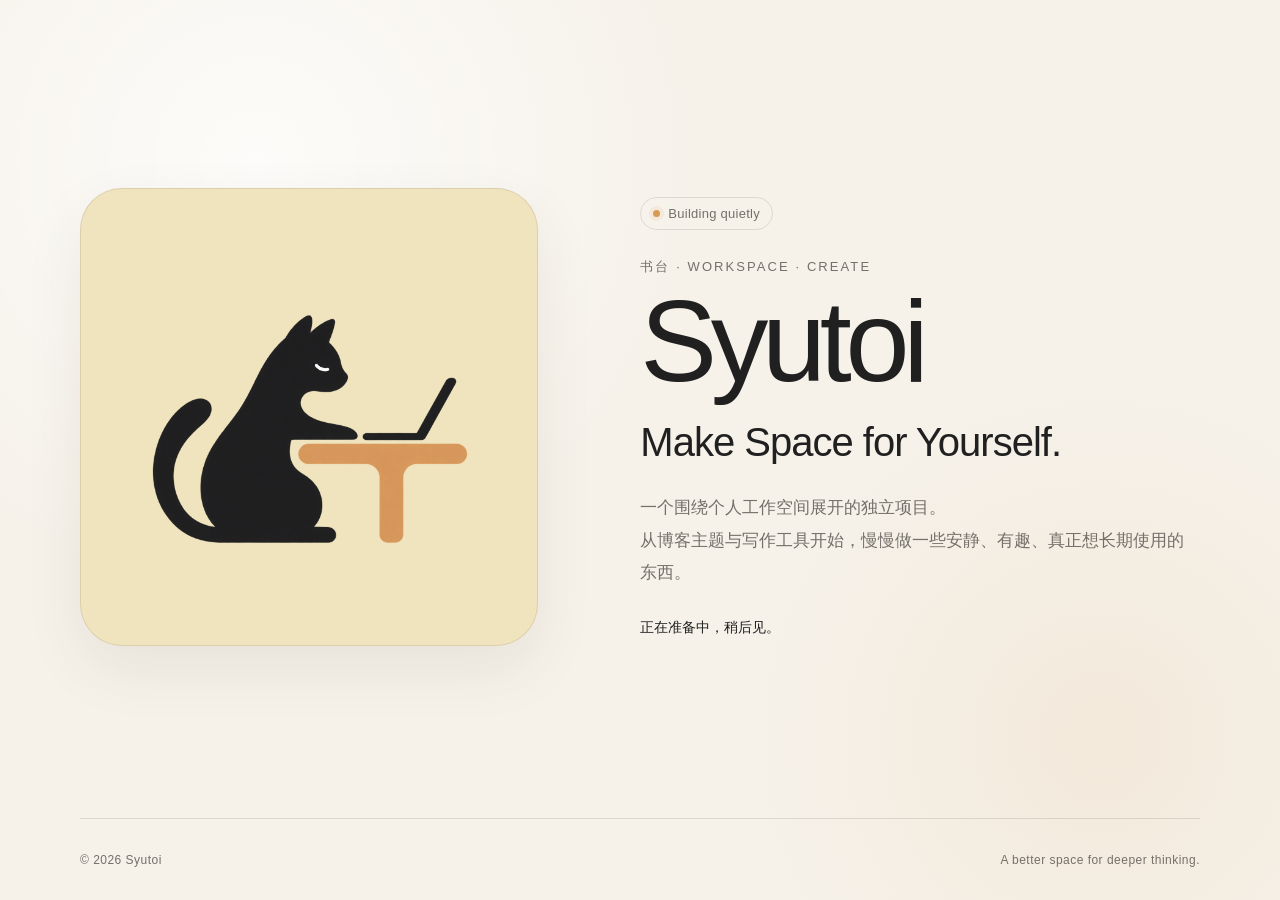
<file: index.html>
<!doctype html>
<html lang="zh-CN">
<head>
  <meta charset="utf-8" />
  <meta name="viewport" content="width=device-width, initial-scale=1" />
  <meta name="theme-color" content="#f6f2ea" media="(prefers-color-scheme: light)" />
  <meta name="theme-color" content="#151515" media="(prefers-color-scheme: dark)" />
  <meta name="description" content="Syutoi — 一个围绕个人工作空间、写作、创造与生活展开的独立项目。" />
  <meta name="robots" content="index,follow" />
  <meta property="og:title" content="Syutoi" />
  <meta property="og:description" content="Make Space for Yourself." />
  <meta property="og:type" content="website" />
  <meta property="og:url" content="https://syutoi.com/" />
  <meta property="og:image" content="https://syutoi.com/assets/images/syutoi-logo.png" />
  <title>Syutoi — Make Space for Yourself</title>
  <link rel="icon" href="assets/images/favicon.png" type="image/png" />
  <link rel="stylesheet" href="assets/css/style.css" />
  <script>
    var _hmt = _hmt || [];
    (function () {
      var hm = document.createElement("script");
      hm.src = "https://hm.baidu.com/hm.js?adb412db4d28b21384a9130d8bdac370";
      var s = document.getElementsByTagName("script")[0];
      s.parentNode.insertBefore(hm, s);
    })();
  </script>
</head>
<body>
  <main class="page-shell">
    <section class="hero" aria-labelledby="site-title">
      <div class="brand-mark-wrap">
        <img class="brand-mark" src="assets/images/syutoi-logo.png" alt="Syutoi 猫咪与书桌 Logo" />
      </div>

      <div class="hero-copy">
        <div class="status"><span class="status-dot" aria-hidden="true"></span> Building quietly</div>
        <p class="eyebrow">书台 · Workspace · Create</p>
        <h1 id="site-title">Syutoi</h1>
        <p class="tagline">Make Space for Yourself.</p>
        <p class="intro">
          一个围绕个人工作空间展开的独立项目。<br />
          从博客主题与写作工具开始，慢慢做一些安静、有趣、真正想长期使用的东西。
        </p>
        <p class="coming">正在准备中，稍后见。</p>
      </div>
    </section>

    <footer class="footer">
      <span>© <span id="year">2026</span> Syutoi</span>
      <span class="footer-note">A better space for deeper thinking.</span>
    </footer>
  </main>

  <script src="assets/js/main.js"></script>
</body>
</html>
</file>
<file: assets/css/style.css>
:root {
  color-scheme: light dark;
  --bg: #f6f2ea;
  --surface: rgba(255, 255, 255, 0.34);
  --logo-surface: #f0e4bf;
  --text: #202020;
  --muted: #74706a;
  --line: rgba(32, 32, 32, 0.12);
  --accent: #d99a58;
  --shadow: 0 24px 60px rgba(61, 46, 30, 0.08);
}

* { box-sizing: border-box; }

html { min-height: 100%; }

body {
  margin: 0;
  min-height: 100vh;
  background:
    radial-gradient(circle at 20% 18%, rgba(255,255,255,.75), transparent 35%),
    radial-gradient(circle at 86% 82%, rgba(217,154,88,.10), transparent 28%),
    var(--bg);
  color: var(--text);
  font-family: Inter, ui-sans-serif, -apple-system, BlinkMacSystemFont, "Segoe UI", "PingFang SC", "Hiragino Sans GB", "Microsoft YaHei", sans-serif;
  text-rendering: optimizeLegibility;
  -webkit-font-smoothing: antialiased;
}

.page-shell {
  width: min(1120px, calc(100% - 48px));
  min-height: 100vh;
  margin: 0 auto;
  display: flex;
  flex-direction: column;
}

.hero {
  flex: 1;
  display: grid;
  grid-template-columns: minmax(300px, .9fr) minmax(360px, 1.1fr);
  align-items: center;
  gap: clamp(48px, 8vw, 110px);
  padding: 72px 0 56px;
}

.brand-mark-wrap {
  aspect-ratio: 1;
  display: grid;
  place-items: center;
  border: 1px solid rgba(80, 60, 30, 0.12);
  border-radius: 42px;
  background: var(--logo-surface);
  box-shadow: var(--shadow);
  overflow: hidden;
}

.brand-mark {
  width: 84%;
  height: 84%;
  object-fit: contain;
  display: block;
}

.hero-copy { max-width: 590px; }

.status {
  display: inline-flex;
  align-items: center;
  gap: 8px;
  padding: 8px 12px;
  border: 1px solid var(--line);
  border-radius: 999px;
  color: var(--muted);
  font-size: 13px;
  letter-spacing: .02em;
}

.status-dot {
  width: 7px;
  height: 7px;
  border-radius: 50%;
  background: var(--accent);
  box-shadow: 0 0 0 4px rgba(217,154,88,.12);
}

.eyebrow {
  margin: 28px 0 14px;
  color: var(--muted);
  font-size: 13px;
  letter-spacing: .16em;
  text-transform: uppercase;
}

h1 {
  margin: 0;
  font-size: clamp(68px, 9vw, 118px);
  line-height: .9;
  font-weight: 500;
  letter-spacing: -.055em;
}

.tagline {
  margin: 26px 0 0;
  font-size: clamp(26px, 3.2vw, 40px);
  line-height: 1.18;
  letter-spacing: -.025em;
}

.intro {
  margin: 26px 0 0;
  color: var(--muted);
  font-size: 17px;
  line-height: 1.9;
}

.coming {
  margin: 30px 0 0;
  font-size: 14px;
  color: var(--text);
}

.footer {
  min-height: 82px;
  border-top: 1px solid var(--line);
  display: flex;
  justify-content: space-between;
  align-items: center;
  gap: 24px;
  color: var(--muted);
  font-size: 12px;
  letter-spacing: .04em;
}

.footer-note { text-align: right; }

@media (max-width: 820px) {
  .page-shell { width: min(640px, calc(100% - 32px)); }
  .hero {
    grid-template-columns: 1fr;
    gap: 38px;
    padding: 34px 0 48px;
  }
  .brand-mark-wrap {
    width: min(100%, 460px);
    justify-self: center;
    border-radius: 32px;
  }
  .hero-copy { max-width: none; }
  h1 { font-size: clamp(68px, 20vw, 96px); }
  .intro br { display: none; }
}

@media (max-width: 520px) {
  .page-shell { width: min(100% - 24px, 520px); }
  .brand-mark-wrap { border-radius: 26px; }
  .hero { padding-top: 20px; }
  .footer {
    padding: 22px 0;
    align-items: flex-start;
    flex-direction: column;
    gap: 7px;
  }
  .footer-note { text-align: left; }
}

@media (prefers-color-scheme: dark) {
  :root {
    --bg: #151515;
    --surface: rgba(255,255,255,.035);
    --logo-surface: #f0e4bf;
    --text: #f1eee8;
    --muted: #a6a19a;
    --line: rgba(255,255,255,.10);
    --accent: #e0a15e;
    --shadow: 0 24px 60px rgba(0,0,0,.22);
  }

  body {
    background:
      radial-gradient(circle at 20% 18%, rgba(255,255,255,.035), transparent 35%),
      radial-gradient(circle at 86% 82%, rgba(224,161,94,.06), transparent 28%),
      var(--bg);
  }

  .brand-mark-wrap {
    box-shadow: 0 24px 60px rgba(0, 0, 0, 0.35);
  }
}

@media (prefers-reduced-motion: no-preference) {
  .brand-mark-wrap {
    animation:
      enter .7s ease both,
      sky-cycle 34s linear infinite;
  }
  .hero-copy {
    animation: enter .7s ease both;
    animation-delay: .08s;
  }

  @keyframes enter {
    from { opacity: 0; transform: translateY(10px); }
    to { opacity: 1; transform: translateY(0); }
  }

  /* 暖黄白天 → 金夕 → 深蓝夜晚 → 黎明（靛 → 藕紫 → 桃金）→ 回昼 */
  @keyframes sky-cycle {
    0%, 100% {
      background-color: #f0e4bf;
      border-color: rgba(80, 60, 30, 0.12);
    }
    12% {
      background-color: #e8c98a;
      border-color: rgba(100, 70, 30, 0.14);
    }
    24% {
      background-color: #9aa8c4;
      border-color: rgba(40, 50, 80, 0.16);
    }
    36% {
      background-color: #243552;
      border-color: rgba(180, 200, 230, 0.12);
    }
    48% {
      background-color: #162238;
      border-color: rgba(180, 200, 230, 0.10);
    }
    /* 黎明：先提亮冷调，再慢慢染暖，避免直接跳到土黄 */
    58% {
      background-color: #1e2c4a;
      border-color: rgba(160, 180, 220, 0.12);
    }
    66% {
      background-color: #3d4a72;
      border-color: rgba(140, 150, 200, 0.14);
    }
    74% {
      background-color: #6e6d9a;
      border-color: rgba(120, 100, 140, 0.14);
    }
    82% {
      background-color: #b89898;
      border-color: rgba(100, 70, 80, 0.12);
    }
    90% {
      background-color: #e0c4a0;
      border-color: rgba(100, 70, 40, 0.12);
    }
  }
}
</file>
